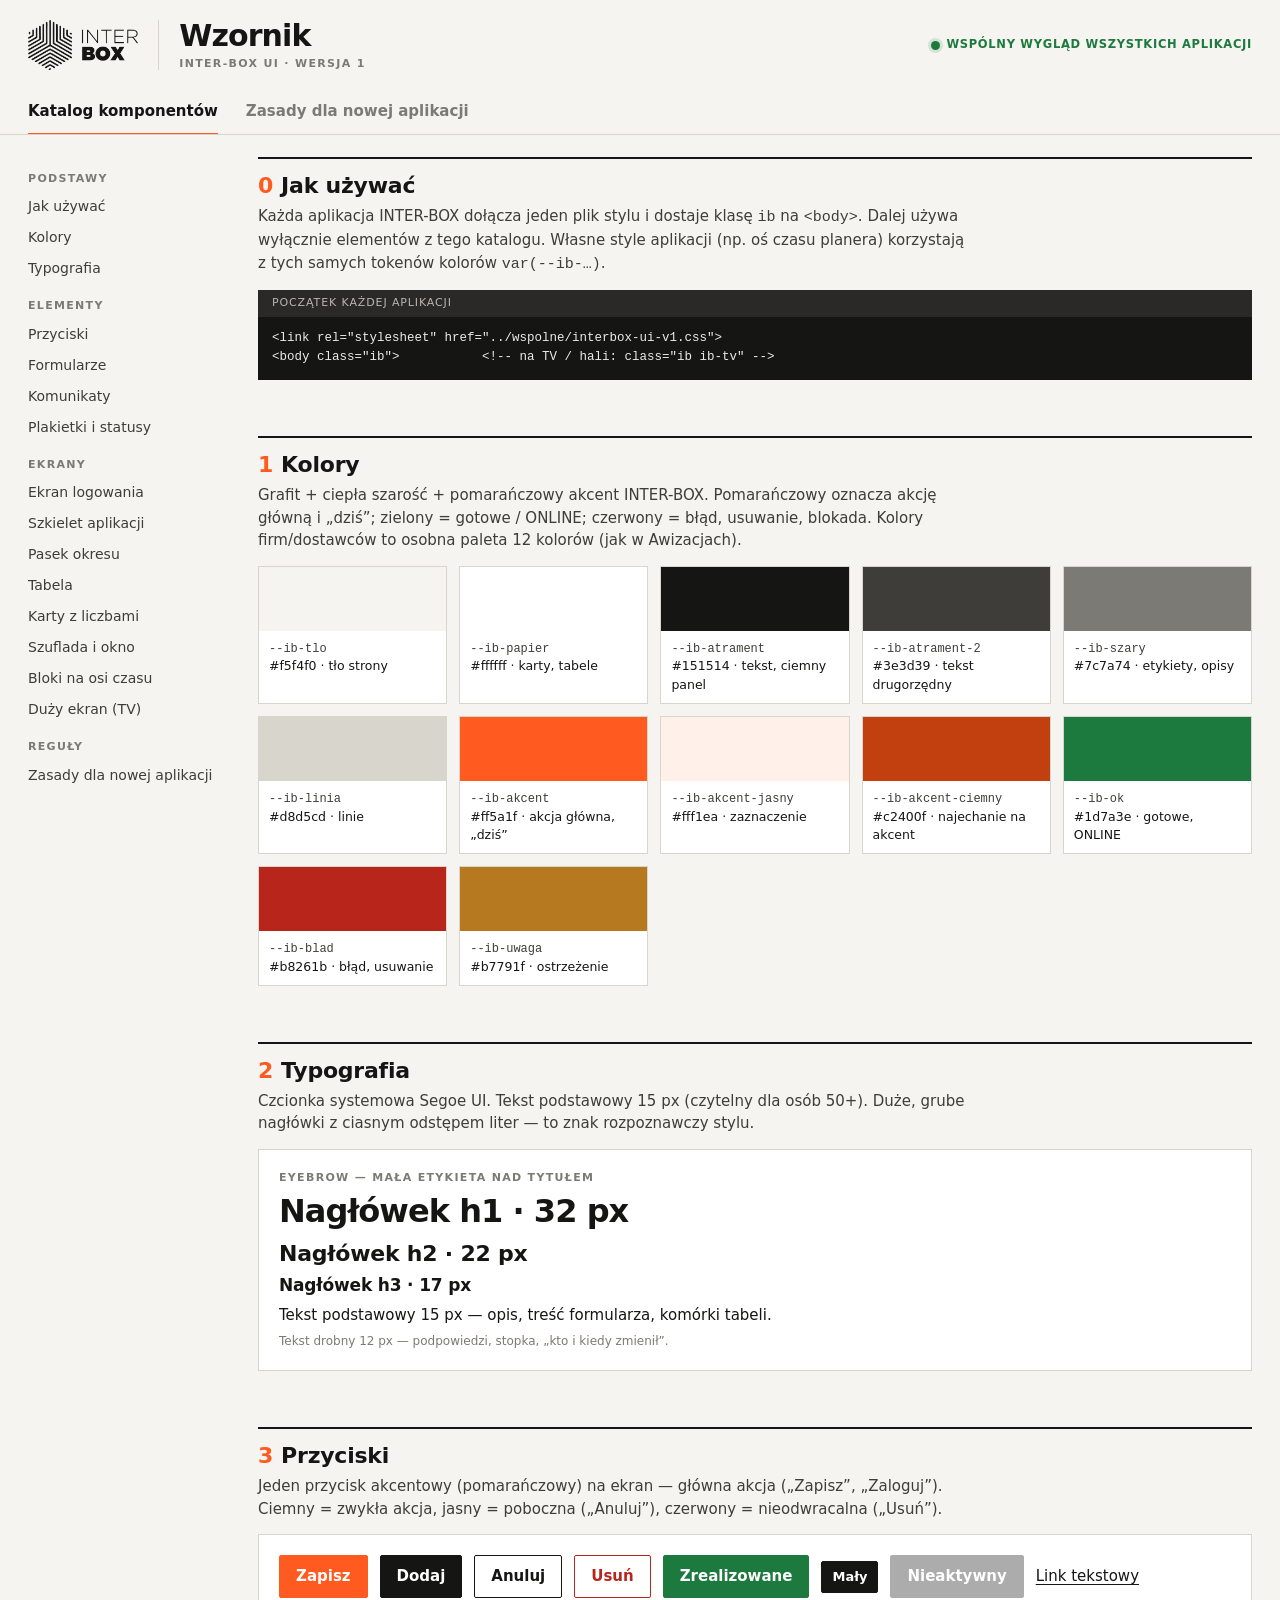
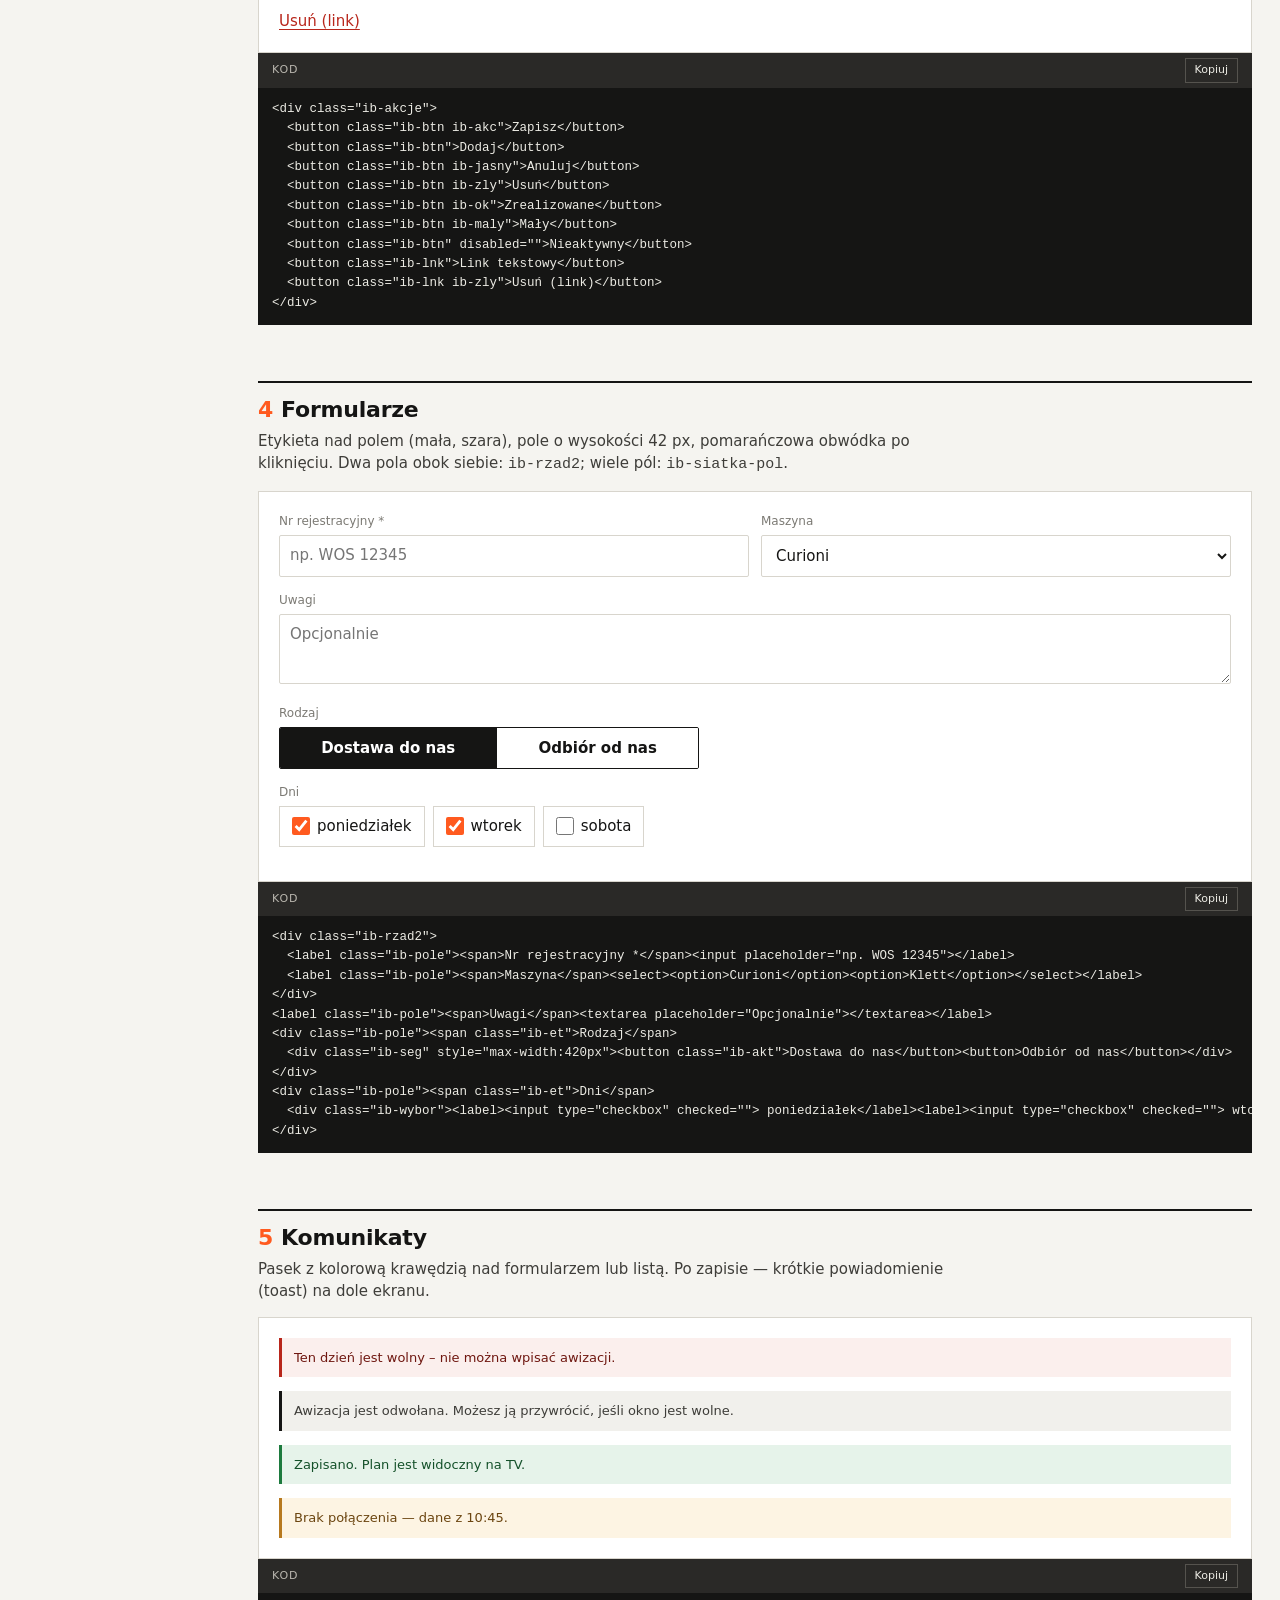
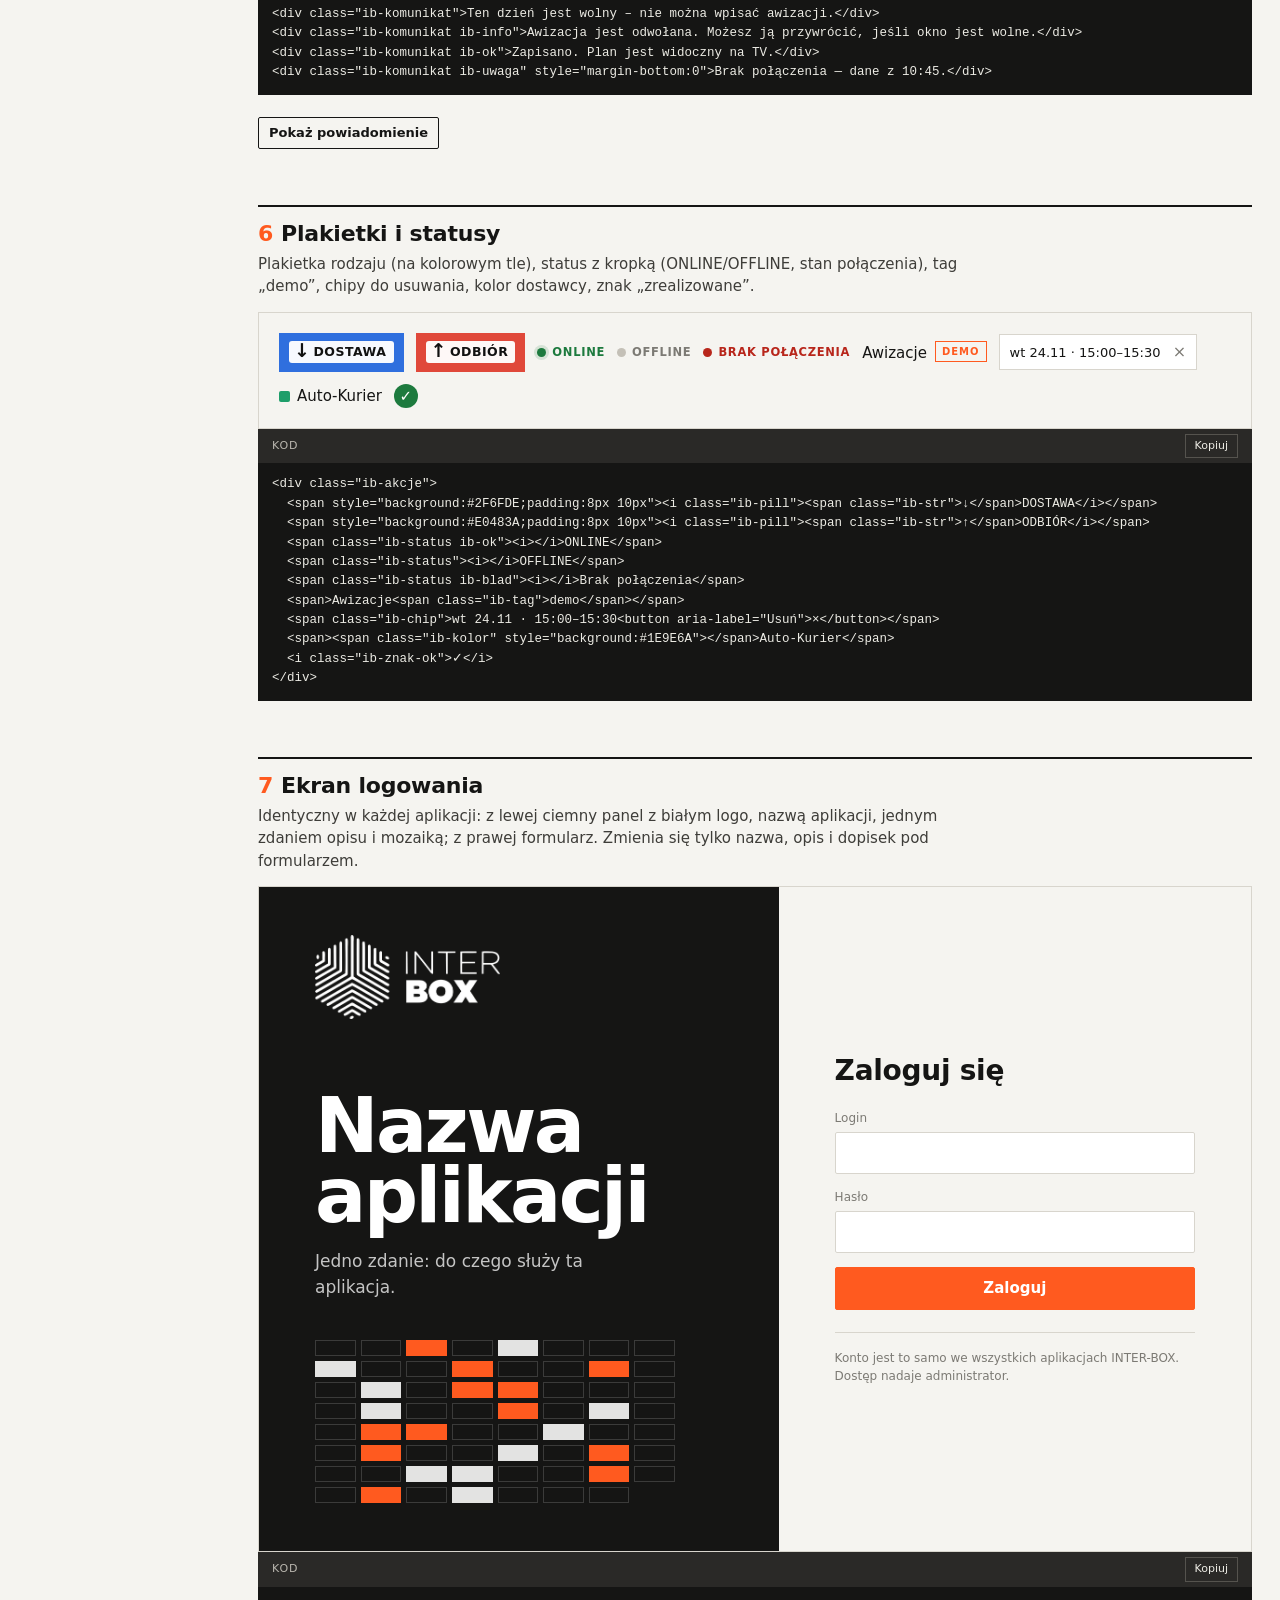
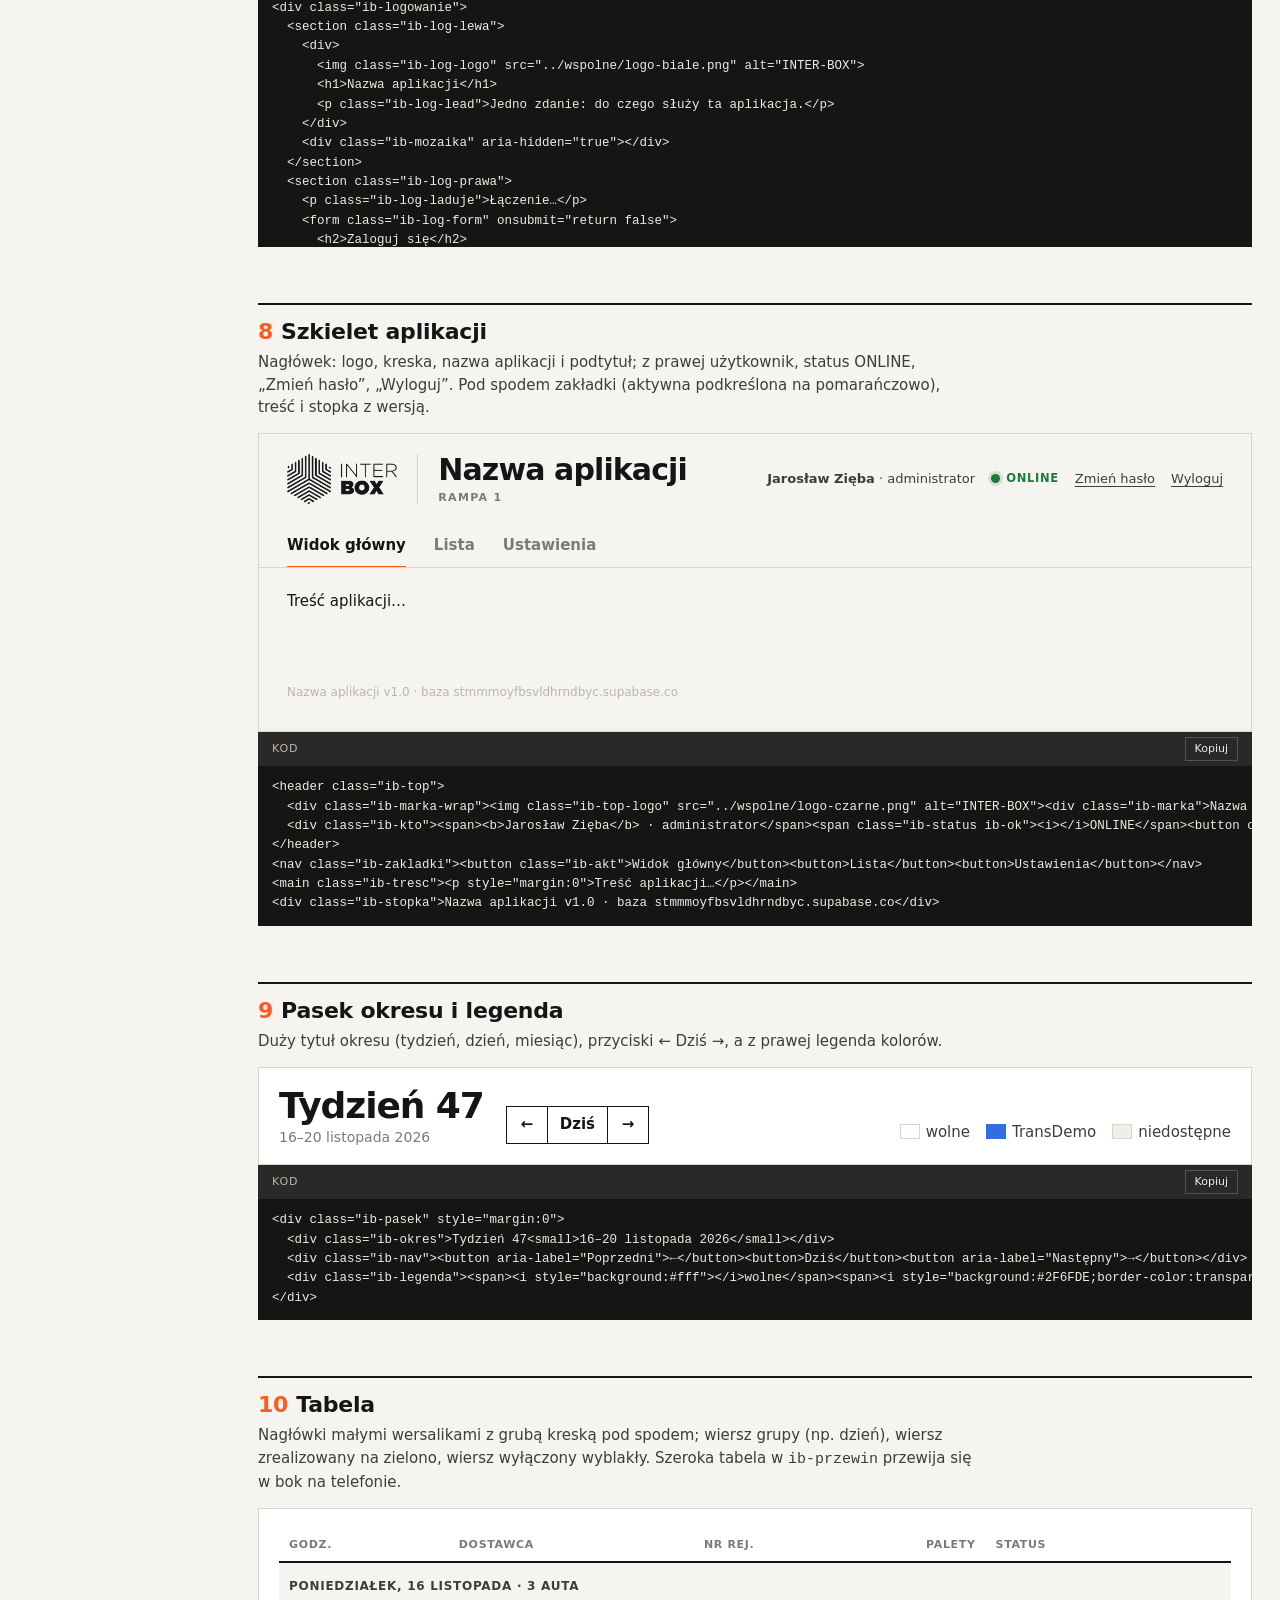
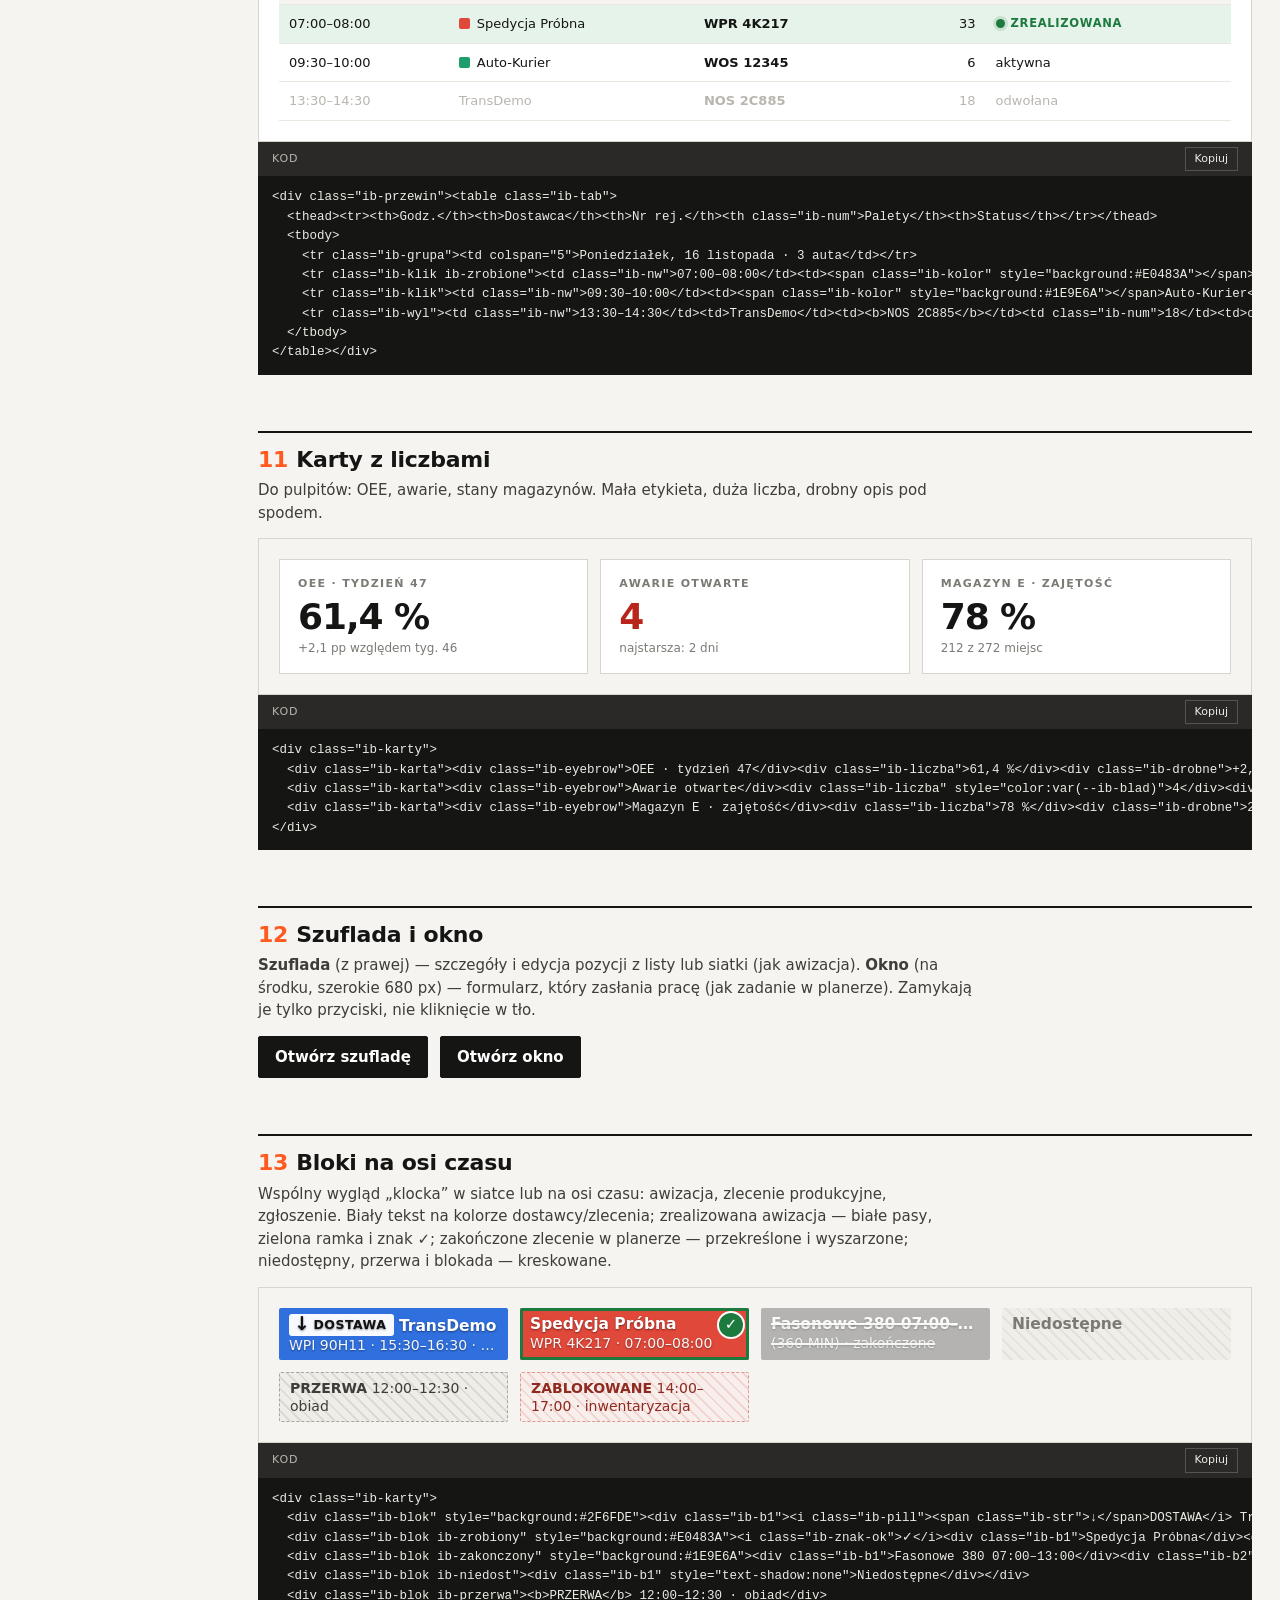
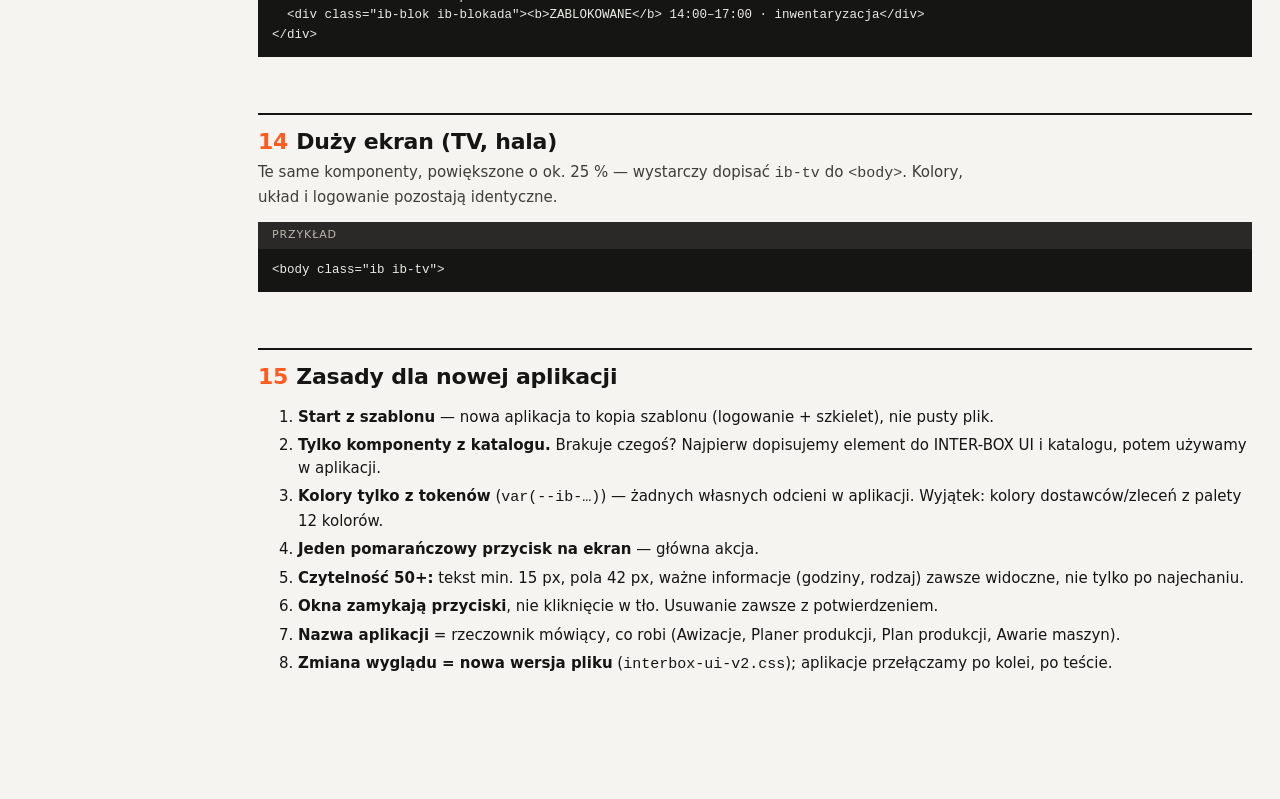
<file: katalog/index.html>
<!doctype html>
<html lang="pl">
<head>
<meta charset="utf-8">
<meta name="viewport" content="width=device-width,initial-scale=1">
<title>Wzornik INTER-BOX UI</title>
<link rel="stylesheet" href="../wspolne/interbox-ui-v1.css">
<style>
/* tylko dla katalogu (nie należy do INTER-BOX UI) */
.kat{display:grid;grid-template-columns:230px minmax(0,1fr);gap:0;align-items:start}
.kat-menu{position:sticky;top:0;max-height:100vh;overflow:auto;padding:22px 0 40px var(--ib-margines);font-size:14px}
.kat-menu a{display:block;padding:5px 0;color:var(--ib-atrament-2);text-decoration:none}
.kat-menu a:hover{color:var(--ib-akcent)}
.kat-menu .ib-eyebrow{margin:14px 0 4px}
.kat-tresc{padding:22px var(--ib-margines) 80px;min-width:0}
.kat-sek{margin:0 0 56px;scroll-margin-top:16px}
.kat-sek>h2{padding-top:14px;border-top:2px solid var(--ib-atrament);margin-bottom:6px}
.kat-sek>h2 .nr{color:var(--ib-akcent);margin-right:8px}
.kat-opis{color:var(--ib-atrament-2);max-width:75ch;margin:4px 0 14px}
.przyklad{background:var(--ib-papier);border:1px solid var(--ib-linia);padding:20px;position:relative}
.przyklad.szare{background:var(--ib-tlo)}
.kod{margin:0 0 22px;background:var(--ib-atrament);color:#ecebe4;font:12.5px/1.55 var(--ib-mono);padding:12px 14px;overflow:auto;max-height:260px;white-space:pre}
.kod-pasek{display:flex;justify-content:space-between;align-items:center;background:#2a2927;color:#b9b6ae;font-size:11px;letter-spacing:.08em;text-transform:uppercase;padding:5px 14px}
.kod-pasek button{background:none;border:1px solid #55534e;color:#ecebe4;font-size:11px;padding:3px 9px;cursor:pointer}
.probki{display:grid;grid-template-columns:repeat(auto-fill,minmax(180px,1fr));gap:12px}
.probka{border:1px solid var(--ib-linia);background:#fff}
.probka div{height:64px}
.probka p{margin:0;padding:8px 10px;font-size:12.5px}
.probka code{font:12px var(--ib-mono);color:var(--ib-atrament-2)}
.ramka-ekranu{border:1px solid var(--ib-linia);overflow:hidden;background:var(--ib-tlo)}
.ramka-ekranu .ib-logowanie{min-height:560px}
.zasady li{margin:6px 0}
@media (max-width:900px){.kat{grid-template-columns:1fr}.kat-menu{display:none}}
</style>
</head>
<body class="ib">

<header class="ib-top">
  <div class="ib-marka-wrap">
    <img class="ib-top-logo" src="../wspolne/logo-czarne.png" alt="INTER-BOX">
    <div class="ib-marka">Wzornik<small>INTER-BOX UI · wersja 1</small></div>
  </div>
  <div class="ib-kto"><span class="ib-status ib-ok"><i></i>Wspólny wygląd wszystkich aplikacji</span></div>
</header>
<nav class="ib-zakladki"><a class="ib-akt" href="#start">Katalog komponentów</a><a href="#zasady">Zasady dla nowej aplikacji</a></nav>

<div class="kat">
<nav class="kat-menu">
  <div class="ib-eyebrow">Podstawy</div>
  <a href="#start">Jak używać</a><a href="#kolory">Kolory</a><a href="#typo">Typografia</a>
  <div class="ib-eyebrow">Elementy</div>
  <a href="#przyciski">Przyciski</a><a href="#formularze">Formularze</a><a href="#komunikaty">Komunikaty</a><a href="#plakietki">Plakietki i statusy</a>
  <div class="ib-eyebrow">Ekrany</div>
  <a href="#logowanie">Ekran logowania</a><a href="#szkielet">Szkielet aplikacji</a><a href="#pasek">Pasek okresu</a><a href="#tabela">Tabela</a><a href="#karty">Karty z liczbami</a><a href="#okna">Szuflada i okno</a><a href="#bloki">Bloki na osi czasu</a><a href="#tv">Duży ekran (TV)</a>
  <div class="ib-eyebrow">Reguły</div>
  <a href="#zasady">Zasady dla nowej aplikacji</a>
</nav>

<main class="kat-tresc">

<section class="kat-sek" id="start">
  <h2><span class="nr">0</span>Jak używać</h2>
  <p class="kat-opis">Każda aplikacja INTER-BOX dołącza jeden plik stylu i dostaje klasę <code>ib</code> na <code>&lt;body&gt;</code>. Dalej używa wyłącznie elementów z tego katalogu. Własne style aplikacji (np. oś czasu planera) korzystają z tych samych tokenów kolorów <code>var(--ib-…)</code>.</p>
  <div class="kod-pasek"><span>początek każdej aplikacji</span></div>
  <pre class="kod">&lt;link rel="stylesheet" href="../wspolne/interbox-ui-v1.css"&gt;
&lt;body class="ib"&gt;           &lt;!-- na TV / hali: class="ib ib-tv" --&gt;</pre>
</section>

<section class="kat-sek" id="kolory">
  <h2><span class="nr">1</span>Kolory</h2>
  <p class="kat-opis">Grafit + ciepła szarość + pomarańczowy akcent INTER-BOX. Pomarańczowy oznacza akcję główną i „dziś”; zielony = gotowe / ONLINE; czerwony = błąd, usuwanie, blokada. Kolory firm/dostawców to osobna paleta 12 kolorów (jak w Awizacjach).</p>
  <div class="probki" id="probki"></div>
</section>

<section class="kat-sek" id="typo">
  <h2><span class="nr">2</span>Typografia</h2>
  <p class="kat-opis">Czcionka systemowa Segoe UI. Tekst podstawowy 15 px (czytelny dla osób 50+). Duże, grube nagłówki z ciasnym odstępem liter — to znak rozpoznawczy stylu.</p>
  <div class="przyklad">
    <div class="ib-eyebrow">Eyebrow — mała etykieta nad tytułem</div>
    <h1 style="margin:6px 0 10px">Nagłówek h1 · 32 px</h1>
    <h2 style="margin-bottom:8px">Nagłówek h2 · 22 px</h2>
    <h3 style="margin-bottom:8px">Nagłówek h3 · 17 px</h3>
    <p style="margin:0 0 6px">Tekst podstawowy 15 px — opis, treść formularza, komórki tabeli.</p>
    <p class="ib-drobne" style="margin:0">Tekst drobny 12 px — podpowiedzi, stopka, „kto i kiedy zmienił”.</p>
  </div>
</section>

<section class="kat-sek" id="przyciski">
  <h2><span class="nr">3</span>Przyciski</h2>
  <p class="kat-opis">Jeden przycisk akcentowy (pomarańczowy) na ekran — główna akcja („Zapisz”, „Zaloguj”). Ciemny = zwykła akcja, jasny = poboczna („Anuluj”), czerwony = nieodwracalna („Usuń”).</p>
  <div class="przyklad" data-kod>
    <div class="ib-akcje">
      <button class="ib-btn ib-akc">Zapisz</button>
      <button class="ib-btn">Dodaj</button>
      <button class="ib-btn ib-jasny">Anuluj</button>
      <button class="ib-btn ib-zly">Usuń</button>
      <button class="ib-btn ib-ok">Zrealizowane</button>
      <button class="ib-btn ib-maly">Mały</button>
      <button class="ib-btn" disabled>Nieaktywny</button>
      <button class="ib-lnk">Link tekstowy</button>
      <button class="ib-lnk ib-zly">Usuń (link)</button>
    </div>
  </div>
</section>

<section class="kat-sek" id="formularze">
  <h2><span class="nr">4</span>Formularze</h2>
  <p class="kat-opis">Etykieta nad polem (mała, szara), pole o wysokości 42 px, pomarańczowa obwódka po kliknięciu. Dwa pola obok siebie: <code>ib-rzad2</code>; wiele pól: <code>ib-siatka-pol</code>.</p>
  <div class="przyklad" data-kod>
    <div class="ib-rzad2">
      <label class="ib-pole"><span>Nr rejestracyjny *</span><input placeholder="np. WOS 12345"></label>
      <label class="ib-pole"><span>Maszyna</span><select><option>Curioni</option><option>Klett</option></select></label>
    </div>
    <label class="ib-pole"><span>Uwagi</span><textarea placeholder="Opcjonalnie"></textarea></label>
    <div class="ib-pole"><span class="ib-et">Rodzaj</span>
      <div class="ib-seg" style="max-width:420px"><button class="ib-akt">Dostawa do nas</button><button>Odbiór od nas</button></div>
    </div>
    <div class="ib-pole"><span class="ib-et">Dni</span>
      <div class="ib-wybor"><label><input type="checkbox" checked> poniedziałek</label><label><input type="checkbox" checked> wtorek</label><label><input type="checkbox"> sobota</label></div>
    </div>
  </div>
</section>

<section class="kat-sek" id="komunikaty">
  <h2><span class="nr">5</span>Komunikaty</h2>
  <p class="kat-opis">Pasek z kolorową krawędzią nad formularzem lub listą. Po zapisie — krótkie powiadomienie (toast) na dole ekranu.</p>
  <div class="przyklad" data-kod>
    <div class="ib-komunikat">Ten dzień jest wolny – nie można wpisać awizacji.</div>
    <div class="ib-komunikat ib-info">Awizacja jest odwołana. Możesz ją przywrócić, jeśli okno jest wolne.</div>
    <div class="ib-komunikat ib-ok">Zapisano. Plan jest widoczny na TV.</div>
    <div class="ib-komunikat ib-uwaga" style="margin-bottom:0">Brak połączenia — dane z 10:45.</div>
  </div>
  <p><button class="ib-btn ib-jasny ib-maly" id="pokazToast">Pokaż powiadomienie</button></p>
</section>

<section class="kat-sek" id="plakietki">
  <h2><span class="nr">6</span>Plakietki i statusy</h2>
  <p class="kat-opis">Plakietka rodzaju (na kolorowym tle), status z kropką (ONLINE/OFFLINE, stan połączenia), tag „demo”, chipy do usuwania, kolor dostawcy, znak „zrealizowane”.</p>
  <div class="przyklad szare" data-kod>
    <div class="ib-akcje">
      <span style="background:#2F6FDE;padding:8px 10px"><i class="ib-pill"><span class="ib-str">↓</span>DOSTAWA</i></span>
      <span style="background:#E0483A;padding:8px 10px"><i class="ib-pill"><span class="ib-str">↑</span>ODBIÓR</i></span>
      <span class="ib-status ib-ok"><i></i>ONLINE</span>
      <span class="ib-status"><i></i>OFFLINE</span>
      <span class="ib-status ib-blad"><i></i>Brak połączenia</span>
      <span>Awizacje<span class="ib-tag">demo</span></span>
      <span class="ib-chip">wt 24.11 · 15:00–15:30<button aria-label="Usuń">×</button></span>
      <span><span class="ib-kolor" style="background:#1E9E6A"></span>Auto-Kurier</span>
      <i class="ib-znak-ok">✓</i>
    </div>
  </div>
</section>

<section class="kat-sek" id="logowanie">
  <h2><span class="nr">7</span>Ekran logowania</h2>
  <p class="kat-opis">Identyczny w każdej aplikacji: z lewej ciemny panel z białym logo, nazwą aplikacji, jednym zdaniem opisu i mozaiką; z prawej formularz. Zmienia się tylko nazwa, opis i dopisek pod formularzem.</p>
  <div class="ramka-ekranu" data-kod>
    <div class="ib-logowanie">
      <section class="ib-log-lewa">
        <div>
          <img class="ib-log-logo" src="../wspolne/logo-biale.png" alt="INTER-BOX">
          <h1>Nazwa aplikacji</h1>
          <p class="ib-log-lead">Jedno zdanie: do czego służy ta aplikacja.</p>
        </div>
        <div class="ib-mozaika" aria-hidden="true"></div>
      </section>
      <section class="ib-log-prawa">
        <p class="ib-log-laduje">Łączenie…</p>
        <form class="ib-log-form" onsubmit="return false">
          <h2>Zaloguj się</h2>
          <label class="ib-pole"><span>Login</span><input autocomplete="off"></label>
          <label class="ib-pole"><span>Hasło</span><input type="password" autocomplete="off"></label>
          <button class="ib-btn ib-akc ib-pelny">Zaloguj</button>
          <p class="ib-log-dopisek">Konto jest to samo we wszystkich aplikacjach INTER-BOX. Dostęp nadaje administrator.</p>
        </form>
      </section>
    </div>
  </div>
</section>

<section class="kat-sek" id="szkielet">
  <h2><span class="nr">8</span>Szkielet aplikacji</h2>
  <p class="kat-opis">Nagłówek: logo, kreska, nazwa aplikacji i podtytuł; z prawej użytkownik, status ONLINE, „Zmień hasło”, „Wyloguj”. Pod spodem zakładki (aktywna podkreślona na pomarańczowo), treść i stopka z wersją.</p>
  <div class="ramka-ekranu" data-kod>
    <header class="ib-top">
      <div class="ib-marka-wrap"><img class="ib-top-logo" src="../wspolne/logo-czarne.png" alt="INTER-BOX"><div class="ib-marka">Nazwa aplikacji<small>Rampa 1</small></div></div>
      <div class="ib-kto"><span><b>Jarosław Zięba</b> · administrator</span><span class="ib-status ib-ok"><i></i>ONLINE</span><button class="ib-lnk">Zmień hasło</button><button class="ib-lnk">Wyloguj</button></div>
    </header>
    <nav class="ib-zakladki"><button class="ib-akt">Widok główny</button><button>Lista</button><button>Ustawienia</button></nav>
    <main class="ib-tresc"><p style="margin:0">Treść aplikacji…</p></main>
    <div class="ib-stopka">Nazwa aplikacji v1.0 · baza stmmmoyfbsvldhrndbyc.supabase.co</div>
  </div>
</section>

<section class="kat-sek" id="pasek">
  <h2><span class="nr">9</span>Pasek okresu i legenda</h2>
  <p class="kat-opis">Duży tytuł okresu (tydzień, dzień, miesiąc), przyciski ← Dziś →, a z prawej legenda kolorów.</p>
  <div class="przyklad" data-kod>
    <div class="ib-pasek" style="margin:0">
      <div class="ib-okres">Tydzień 47<small>16–20 listopada 2026</small></div>
      <div class="ib-nav"><button aria-label="Poprzedni">←</button><button>Dziś</button><button aria-label="Następny">→</button></div>
      <div class="ib-legenda"><span><i style="background:#fff"></i>wolne</span><span><i style="background:#2F6FDE;border-color:transparent"></i>TransDemo</span><span><i style="background:#f0eee9"></i>niedostępne</span></div>
    </div>
  </div>
</section>

<section class="kat-sek" id="tabela">
  <h2><span class="nr">10</span>Tabela</h2>
  <p class="kat-opis">Nagłówki małymi wersalikami z grubą kreską pod spodem; wiersz grupy (np. dzień), wiersz zrealizowany na zielono, wiersz wyłączony wyblakły. Szeroka tabela w <code>ib-przewin</code> przewija się w bok na telefonie.</p>
  <div class="przyklad" data-kod>
    <div class="ib-przewin"><table class="ib-tab">
      <thead><tr><th>Godz.</th><th>Dostawca</th><th>Nr rej.</th><th class="ib-num">Palety</th><th>Status</th></tr></thead>
      <tbody>
        <tr class="ib-grupa"><td colspan="5">Poniedziałek, 16 listopada · 3 auta</td></tr>
        <tr class="ib-klik ib-zrobione"><td class="ib-nw">07:00–08:00</td><td><span class="ib-kolor" style="background:#E0483A"></span>Spedycja Próbna</td><td><b>WPR 4K217</b></td><td class="ib-num">33</td><td><span class="ib-status ib-ok"><i></i>zrealizowana</span></td></tr>
        <tr class="ib-klik"><td class="ib-nw">09:30–10:00</td><td><span class="ib-kolor" style="background:#1E9E6A"></span>Auto-Kurier</td><td><b>WOS 12345</b></td><td class="ib-num">6</td><td>aktywna</td></tr>
        <tr class="ib-wyl"><td class="ib-nw">13:30–14:30</td><td>TransDemo</td><td><b>NOS 2C885</b></td><td class="ib-num">18</td><td>odwołana</td></tr>
      </tbody>
    </table></div>
  </div>
</section>

<section class="kat-sek" id="karty">
  <h2><span class="nr">11</span>Karty z liczbami</h2>
  <p class="kat-opis">Do pulpitów: OEE, awarie, stany magazynów. Mała etykieta, duża liczba, drobny opis pod spodem.</p>
  <div class="przyklad szare" data-kod>
    <div class="ib-karty">
      <div class="ib-karta"><div class="ib-eyebrow">OEE · tydzień 47</div><div class="ib-liczba">61,4 %</div><div class="ib-drobne">+2,1 pp względem tyg. 46</div></div>
      <div class="ib-karta"><div class="ib-eyebrow">Awarie otwarte</div><div class="ib-liczba" style="color:var(--ib-blad)">4</div><div class="ib-drobne">najstarsza: 2 dni</div></div>
      <div class="ib-karta"><div class="ib-eyebrow">Magazyn E · zajętość</div><div class="ib-liczba">78 %</div><div class="ib-drobne">212 z 272 miejsc</div></div>
    </div>
  </div>
</section>

<section class="kat-sek" id="okna">
  <h2><span class="nr">12</span>Szuflada i okno</h2>
  <p class="kat-opis"><b>Szuflada</b> (z prawej) — szczegóły i edycja pozycji z listy lub siatki (jak awizacja). <b>Okno</b> (na środku, szerokie 680 px) — formularz, który zasłania pracę (jak zadanie w planerze). Zamykają je tylko przyciski, nie kliknięcie w tło.</p>
  <div class="ib-akcje"><button class="ib-btn" id="otwSzuf">Otwórz szufladę</button><button class="ib-btn" id="otwOkno">Otwórz okno</button></div>
  <div class="ib-zaslona" id="zaslona"></div>
  <aside class="ib-szuflada" id="szuflada">
    <div class="ib-sz-nag"><div class="ib-eyebrow">Awizacja · Rampa 1</div><div class="ib-sz-tytul ib-liczby">07:00–08:00</div><div class="ib-sz-pod">poniedziałek, 16 listopada 2026</div><button class="ib-zamknij" data-zamknij aria-label="Zamknij">×</button></div>
    <div class="ib-sz-tresc"><label class="ib-pole"><span>Nr rejestracyjny</span><input value="WPR 4K217"></label><div class="ib-meta">Utworzono: 16.11.2026 10:12 · biuro</div></div>
    <div class="ib-sz-stopka"><button class="ib-btn ib-akc">Zapisz zmiany</button><button class="ib-btn ib-zly">Odwołaj</button><button class="ib-btn ib-jasny" data-zamknij>Zamknij</button></div>
  </aside>
  <div class="ib-okno" id="okno">
    <div class="ib-sz-nag"><div class="ib-eyebrow">Planer produkcji</div><div class="ib-sz-tytul">Nowe zadanie</div></div>
    <div class="ib-sz-tresc"><div class="ib-rzad2"><label class="ib-pole"><span>Nazwa</span><input></label><label class="ib-pole"><span>Numer zlecenia</span><input></label></div></div>
    <div class="ib-sz-stopka"><button class="ib-btn ib-akc" data-zamknij>Zapisz</button><button class="ib-btn ib-jasny" data-zamknij>Anuluj</button></div>
  </div>
</section>

<section class="kat-sek" id="bloki">
  <h2><span class="nr">13</span>Bloki na osi czasu</h2>
  <p class="kat-opis">Wspólny wygląd „klocka” w siatce lub na osi czasu: awizacja, zlecenie produkcyjne, zgłoszenie. Biały tekst na kolorze dostawcy/zlecenia; zrealizowana awizacja — białe pasy, zielona ramka i znak ✓; zakończone zlecenie w planerze — przekreślone i wyszarzone; niedostępny, przerwa i blokada — kreskowane.</p>
  <div class="przyklad szare" data-kod>
    <div class="ib-karty">
      <div class="ib-blok" style="background:#2F6FDE"><div class="ib-b1"><i class="ib-pill"><span class="ib-str">↓</span>DOSTAWA</i> TransDemo</div><div class="ib-b2">WPI 90H11 · 15:30–16:30 · 33 pal.</div></div>
      <div class="ib-blok ib-zrobiony" style="background:#E0483A"><i class="ib-znak-ok">✓</i><div class="ib-b1">Spedycja Próbna</div><div class="ib-b2">WPR 4K217 · 07:00–08:00</div></div>
      <div class="ib-blok ib-zakonczony" style="background:#1E9E6A"><div class="ib-b1">Fasonowe 380 07:00–13:00</div><div class="ib-b2">(360 MIN) · zakończone</div></div>
      <div class="ib-blok ib-niedost"><div class="ib-b1" style="text-shadow:none">Niedostępne</div></div>
      <div class="ib-blok ib-przerwa"><b>PRZERWA</b> 12:00–12:30 · obiad</div>
      <div class="ib-blok ib-blokada"><b>ZABLOKOWANE</b> 14:00–17:00 · inwentaryzacja</div>
    </div>
  </div>
</section>

<section class="kat-sek" id="tv">
  <h2><span class="nr">14</span>Duży ekran (TV, hala)</h2>
  <p class="kat-opis">Te same komponenty, powiększone o ok. 25 % — wystarczy dopisać <code>ib-tv</code> do <code>&lt;body&gt;</code>. Kolory, układ i logowanie pozostają identyczne.</p>
  <div class="kod-pasek"><span>przykład</span></div>
  <pre class="kod">&lt;body class="ib ib-tv"&gt;</pre>
</section>

<section class="kat-sek" id="zasady">
  <h2><span class="nr">15</span>Zasady dla nowej aplikacji</h2>
  <ol class="zasady">
    <li><b>Start z szablonu</b> — nowa aplikacja to kopia szablonu (logowanie + szkielet), nie pusty plik.</li>
    <li><b>Tylko komponenty z katalogu.</b> Brakuje czegoś? Najpierw dopisujemy element do INTER-BOX UI i katalogu, potem używamy w aplikacji.</li>
    <li><b>Kolory tylko z tokenów</b> (<code>var(--ib-…)</code>) — żadnych własnych odcieni w aplikacji. Wyjątek: kolory dostawców/zleceń z palety 12 kolorów.</li>
    <li><b>Jeden pomarańczowy przycisk na ekran</b> — główna akcja.</li>
    <li><b>Czytelność 50+:</b> tekst min. 15 px, pola 42 px, ważne informacje (godziny, rodzaj) zawsze widoczne, nie tylko po najechaniu.</li>
    <li><b>Okna zamykają przyciski</b>, nie kliknięcie w tło. Usuwanie zawsze z potwierdzeniem.</li>
    <li><b>Nazwa aplikacji</b> = rzeczownik mówiący, co robi (Awizacje, Planer produkcji, Plan produkcji, Awarie maszyn).</li>
    <li><b>Zmiana wyglądu = nowa wersja pliku</b> (<code>interbox-ui-v2.css</code>); aplikacje przełączamy po kolei, po teście.</li>
  </ol>
</section>

</main>
</div>
<div class="ib-toast" id="toast" hidden>Zapisano: pon 16.11, 07:00–08:00 · WPR 4K217</div>

<script>
// próbki kolorów z tokenów
const KOLORY = [
  ['--ib-tlo','tło strony'],['--ib-papier','karty, tabele'],['--ib-atrament','tekst, ciemny panel'],['--ib-atrament-2','tekst drugorzędny'],
  ['--ib-szary','etykiety, opisy'],['--ib-linia','linie'],['--ib-akcent','akcja główna, „dziś”'],['--ib-akcent-jasny','zaznaczenie'],
  ['--ib-akcent-ciemny','najechanie na akcent'],['--ib-ok','gotowe, ONLINE'],['--ib-blad','błąd, usuwanie'],['--ib-uwaga','ostrzeżenie']
];
const cs = getComputedStyle(document.documentElement);
document.getElementById('probki').innerHTML = KOLORY.map(([t, o]) =>
  `<div class="probka"><div style="background:var(${t})"></div><p><code>${t}</code><br>${cs.getPropertyValue(t).trim()} · ${o}</p></div>`).join('');

// mozaika jak w Awizacjach
const WZ = '..o.x...x..o..o..x.oo....x..o.x..oo..x...o..x.o...xx..o..o.x...';
document.querySelectorAll('.ib-mozaika').forEach(m => m.innerHTML = [...WZ].map(c => `<i class="${c === 'o' ? 'o' : c === 'x' ? 'x' : ''}"></i>`).join(''));

// pod każdym przykładem: jego kod (do skopiowania)
function wcieciaPoprawne(t) {
  const linie = t.replace(/^\n+|\s+$/g, '').split('\n');
  const min = Math.min(...linie.filter(l => l.trim()).map(l => l.match(/^ */)[0].length));
  return linie.map(l => l.slice(min)).join('\n');
}
document.querySelectorAll('[data-kod]').forEach(p => {
  const kopia = p.cloneNode(true);
  kopia.querySelectorAll('.ib-mozaika').forEach(m => m.innerHTML = '');
  const kod = wcieciaPoprawne(kopia.innerHTML.replace(/ data-kod=""/g, ''));
  const pasek = document.createElement('div');
  pasek.className = 'kod-pasek';
  pasek.innerHTML = '<span>kod</span><button type="button">Kopiuj</button>';
  const pre = document.createElement('pre');
  pre.className = 'kod'; pre.textContent = kod;
  pasek.querySelector('button').onclick = async (e) => { try { await navigator.clipboard.writeText(kod); e.target.textContent = 'Skopiowano'; } catch (_) { e.target.textContent = 'Zaznacz i Ctrl+C'; } };
  p.after(pasek, pre);
});

// szuflada, okno, toast
const zas = document.getElementById('zaslona'), sz = document.getElementById('szuflada'), ok = document.getElementById('okno');
const zamknij = () => [zas, sz, ok].forEach(e => e.classList.remove('ib-otw'));
document.getElementById('otwSzuf').onclick = () => { zas.classList.add('ib-otw'); sz.classList.add('ib-otw'); };
document.getElementById('otwOkno').onclick = () => { zas.classList.add('ib-otw'); ok.classList.add('ib-otw'); };
document.querySelectorAll('[data-zamknij]').forEach(b => b.onclick = zamknij);
document.getElementById('pokazToast').onclick = () => { const t = document.getElementById('toast'); t.hidden = false; setTimeout(() => t.hidden = true, 2500); };
</script>
</body>
</html>
</file>
<file: wspolne/interbox-ui-v1.css>
/* =====================================================================
   INTER-BOX UI · v1                                    (19.11.2026)
   Wspólny wygląd wszystkich aplikacji INTER-BOX: logowanie, nagłówek,
   zakładki, przyciski, formularze, tabele, okna, komunikaty, bloki.

   Zasady:
   • wszystko ma przedrostek ib- / --ib- (nie gryzie się ze stylami apki),
   • kolory i rozmiary TYLKO z tokenów poniżej (nie wpisujemy #hex w apce),
   • zmiana wyglądu = nowa wersja pliku (interbox-ui-v2.css), nie edycja v1.
   Wzór: Awizacje v1.13. Katalog komponentów: katalog/index.html
   ===================================================================== */

/* ---------- 1. Tokeny ---------- */
:root{
  /* tło i powierzchnie */
  --ib-tlo:#f5f4f0;          /* tło strony (ciepła szarość) */
  --ib-papier:#ffffff;       /* karty, tabele, formularze */
  --ib-tlo-2:#f1f0ec;        /* wyróżnione tło (wiersz dnia, info) */
  --ib-tlo-3:#faf9f6;        /* najechanie na wiersz */
  /* tekst */
  --ib-atrament:#151514;     /* tekst główny, ciemny panel, obramowania akcji */
  --ib-atrament-2:#3e3d39;   /* tekst drugorzędny */
  --ib-szary:#7c7a74;        /* opisy, etykiety */
  --ib-blady:#b9b6ae;        /* nieaktywne, stopka */
  /* linie */
  --ib-linia:#d8d5cd;
  --ib-linia-2:#ebe8e2;
  /* akcent INTER-BOX */
  --ib-akcent:#ff5a1f;
  --ib-akcent-jasny:#fff1ea;
  --ib-akcent-ciemny:#c2400f;
  /* znaczenie */
  --ib-ok:#1d7a3e;   --ib-ok-jasny:#e6f3ea;   --ib-ok-tekst:#14512a;
  --ib-blad:#b8261b; --ib-blad-jasny:#fbefed; --ib-blad-tekst:#6f1710;
  --ib-uwaga:#b7791f; --ib-uwaga-jasny:#fdf4e3; --ib-uwaga-tekst:#6b4510;
  /* typografia — baza 15 px (czytelność dla osób 50+) */
  --ib-font:"Segoe UI",system-ui,-apple-system,"Helvetica Neue",Roboto,Arial,sans-serif;
  --ib-mono:Consolas,"Cascadia Mono","Courier New",monospace;
  --ib-t-xs:12px; --ib-t-s:13px; --ib-t-m:15px; --ib-t-l:17px;
  --ib-t-h3:17px; --ib-t-h2:22px; --ib-t-h1:32px; --ib-t-wielki:76px;
  /* odstępy */
  --ib-o1:4px; --ib-o2:8px; --ib-o3:12px; --ib-o4:16px; --ib-o5:24px; --ib-o6:32px; --ib-o7:48px;
  /* reszta */
  --ib-promien:2px;
  --ib-wys-pola:42px;
  --ib-margines:28px;        /* boczny margines strony */
  --ib-cien:0 6px 24px rgba(21,21,20,.16);
}

/* ---------- 2. Podstawa ---------- */
/* :where() = zerowa „siła” reguły — komponenty (.ib-btn, .ib-log-lewa h1…) zawsze wygrywają */
:where(.ib), :where(.ib) *{box-sizing:border-box}
body.ib{margin:0;background:var(--ib-tlo);color:var(--ib-atrament);font:var(--ib-t-m)/1.5 var(--ib-font);-webkit-font-smoothing:antialiased}
:where(.ib) :where(button,input,select,textarea){font:inherit;color:inherit}
:where(.ib) button{cursor:pointer}
:where(.ib) :where(h1,h2,h3){margin:0;letter-spacing:-.01em;line-height:1.2}
:where(.ib) h1{font-size:var(--ib-t-h1);font-weight:800;letter-spacing:-.03em}
:where(.ib) h2{font-size:var(--ib-t-h2);font-weight:700}
:where(.ib) h3{font-size:var(--ib-t-h3);font-weight:700}
.ib-eyebrow{font-size:11px;letter-spacing:.12em;text-transform:uppercase;color:var(--ib-szary);font-weight:600}
.ib-drobne{font-size:var(--ib-t-xs);color:var(--ib-szary)}
.ib-liczby{font-variant-numeric:tabular-nums}
.ib-pusto{padding:40px 0;color:var(--ib-szary);text-align:center}

/* ---------- 3. Przyciski i linki ---------- */
.ib-btn{display:inline-flex;align-items:center;justify-content:center;gap:6px;border:1px solid var(--ib-atrament);background:var(--ib-atrament);color:#fff;padding:9px 16px;font-weight:600;border-radius:var(--ib-promien);min-height:var(--ib-wys-pola);white-space:nowrap;text-decoration:none}
.ib-btn:hover{background:#000}
.ib-btn:focus-visible{outline:3px solid var(--ib-akcent);outline-offset:2px}
.ib-btn.ib-akc{background:var(--ib-akcent);border-color:var(--ib-akcent)}
.ib-btn.ib-akc:hover{background:var(--ib-akcent-ciemny);border-color:var(--ib-akcent-ciemny)}
.ib-btn.ib-jasny{background:transparent;color:var(--ib-atrament)}
.ib-btn.ib-jasny:hover{background:var(--ib-atrament);color:#fff}
.ib-btn.ib-zly{background:transparent;color:var(--ib-blad);border-color:var(--ib-blad)}
.ib-btn.ib-zly:hover{background:var(--ib-blad);color:#fff}
.ib-btn.ib-ok{background:var(--ib-ok);border-color:var(--ib-ok)}
.ib-btn.ib-maly{min-height:32px;padding:4px 10px;font-size:var(--ib-t-s)}
.ib-btn.ib-pelny{width:100%}
.ib-btn:disabled,.ib-btn[aria-disabled=true]{opacity:.35;cursor:not-allowed;pointer-events:none}
.ib-lnk{background:none;border:0;padding:0;text-decoration:underline;text-underline-offset:3px;text-decoration-thickness:1px;color:inherit;cursor:pointer}
.ib-lnk:hover{color:var(--ib-akcent)}
.ib-lnk.ib-zly{color:var(--ib-blad)}
.ib-akcje{display:flex;gap:var(--ib-o3);align-items:center;flex-wrap:wrap}

/* ---------- 4. Formularze ---------- */
.ib-pole{display:block;margin:0 0 14px}
.ib-pole>span,.ib-et{display:block;font-size:var(--ib-t-xs);color:var(--ib-szary);margin-bottom:5px;font-weight:500}
:where(.ib) :where(input:not([type=checkbox],[type=radio],[type=color]),select,textarea){width:100%;background:#fff;border:1px solid var(--ib-linia);border-radius:var(--ib-promien);padding:8px 10px;min-height:var(--ib-wys-pola)}
:where(.ib) textarea{resize:vertical;min-height:70px}
:where(.ib) :where(input,select,textarea):focus{outline:2px solid var(--ib-akcent);outline-offset:-2px;border-color:var(--ib-akcent)}
:where(.ib) :where(input,select,textarea):disabled{background:#f3f2ee;color:var(--ib-atrament-2)}
:where(.ib) :where(input[type=checkbox],input[type=radio]){accent-color:var(--ib-akcent);width:18px;height:18px;margin:0}
.ib-rzad2{display:grid;grid-template-columns:1fr 1fr;gap:var(--ib-o3)}
.ib-siatka-pol{display:grid;grid-template-columns:repeat(auto-fill,minmax(230px,1fr));gap:0 var(--ib-o4)}
.ib-formularz{background:var(--ib-papier);border:1px solid var(--ib-atrament);padding:18px;margin-bottom:var(--ib-o4)}
.ib-wybor{display:flex;flex-wrap:wrap;gap:var(--ib-o2)}
.ib-wybor label{display:flex;align-items:center;gap:7px;border:1px solid var(--ib-linia);background:#fff;padding:8px 12px;cursor:pointer}
/* przełącznik segmentowy */
.ib-seg{display:flex;flex-wrap:wrap;border:1px solid var(--ib-atrament);border-radius:var(--ib-promien);overflow:hidden;background:#fff}
.ib-seg button{flex:1 1 auto;background:#fff;border:0;border-left:1px solid var(--ib-atrament);padding:7px 12px;font-weight:600;min-height:40px}
.ib-seg button:first-child{border-left:0}
.ib-seg button.ib-akt{background:var(--ib-atrament);color:#fff}
.ib-seg button:disabled{color:var(--ib-blady);background:#f6f5f2;cursor:not-allowed}

/* ---------- 5. Komunikaty ---------- */
.ib-komunikat{padding:10px 12px;border-left:3px solid var(--ib-blad);background:var(--ib-blad-jasny);color:var(--ib-blad-tekst);margin:0 0 14px;font-size:var(--ib-t-s)}
.ib-komunikat.ib-info{border-color:var(--ib-atrament);background:var(--ib-tlo-2);color:var(--ib-atrament-2)}
.ib-komunikat.ib-ok{border-color:var(--ib-ok);background:var(--ib-ok-jasny);color:var(--ib-ok-tekst)}
.ib-komunikat.ib-uwaga{border-color:var(--ib-uwaga);background:var(--ib-uwaga-jasny);color:var(--ib-uwaga-tekst)}
.ib-toast{position:fixed;left:50%;bottom:24px;transform:translateX(-50%);background:var(--ib-atrament);color:#fff;padding:11px 18px;z-index:90;font-size:var(--ib-t-s);max-width:calc(100% - 32px);border-left:4px solid var(--ib-ok)}
.ib-toast.ib-blad{border-left-color:var(--ib-blad)}

/* ---------- 6. Plakietki i znaczniki ---------- */
.ib-tag{display:inline-block;font-size:10px;font-weight:700;letter-spacing:.1em;text-transform:uppercase;padding:2px 6px;border:1px solid var(--ib-akcent);color:var(--ib-akcent);vertical-align:3px;margin-left:8px}
.ib-pill{display:inline-flex;align-items:center;gap:3px;background:rgba(255,255,255,.96);color:#111;font-size:12.5px;font-weight:800;letter-spacing:.04em;padding:1px 7px 1px 5px;border-radius:3px;line-height:20px;font-style:normal}
.ib-pill .ib-str{font-size:19px;font-weight:900;line-height:1;margin-top:-2px}
.ib-pill.ib-ciemna{background:var(--ib-atrament);color:#fff}
.ib-status{display:inline-flex;align-items:center;gap:6px;font-size:11.5px;font-weight:700;letter-spacing:.06em;text-transform:uppercase;color:var(--ib-szary)}
.ib-status i{width:9px;height:9px;border-radius:50%;background:#c4c0b7}
.ib-status.ib-ok{color:var(--ib-ok)} .ib-status.ib-ok i{background:var(--ib-ok);box-shadow:0 0 0 3px rgba(29,122,62,.15)}
.ib-status.ib-blad{color:var(--ib-blad)} .ib-status.ib-blad i{background:var(--ib-blad)}
.ib-status.ib-akcent{color:var(--ib-akcent-ciemny)} .ib-status.ib-akcent i{background:var(--ib-akcent)}
.ib-chipy{display:flex;flex-wrap:wrap;gap:6px}
.ib-chip{display:inline-flex;align-items:center;gap:6px;border:1px solid var(--ib-linia);background:#fff;padding:4px 4px 4px 10px;font-size:var(--ib-t-s)}
.ib-chip button{border:0;background:none;width:26px;height:26px;font-size:16px;line-height:1;color:var(--ib-szary)}
.ib-chip button:hover{color:var(--ib-blad)}
.ib-kolor{display:inline-block;width:11px;height:11px;margin-right:7px;vertical-align:-1px;border-radius:2px}
.ib-znak-ok{display:inline-flex;align-items:center;justify-content:center;width:24px;height:24px;border-radius:50%;background:var(--ib-ok);color:#fff;font-weight:900;font-size:15px;font-style:normal}

/* ---------- 7. Ekran logowania ---------- */
.ib-logowanie{min-height:100vh;display:grid;grid-template-columns:minmax(0,1.1fr) minmax(0,1fr);background:var(--ib-tlo)}
.ib-log-lewa{background:var(--ib-atrament);color:#fff;padding:48px 56px;display:flex;flex-direction:column;justify-content:space-between;gap:40px}
.ib-log-logo{display:block;height:84px;width:auto;margin:0 0 72px}
.ib-log-lewa h1{font-size:var(--ib-t-wielki);line-height:.92;letter-spacing:-.035em;margin:14px 0 18px;font-weight:800;color:#fff}
.ib-log-lead{font-size:var(--ib-t-l);max-width:30ch;color:rgba(255,255,255,.75);margin:0}
.ib-mozaika{display:grid;grid-template-columns:repeat(8,1fr);gap:5px;max-width:360px}
.ib-mozaika i{display:block;height:16px;border:1px solid rgba(255,255,255,.16)}
.ib-mozaika i.o{background:var(--ib-akcent);border-color:var(--ib-akcent)}
.ib-mozaika i.x{background:rgba(255,255,255,.88);border-color:transparent}
.ib-log-prawa{padding:48px 56px;display:flex;align-items:center}
.ib-log-form{width:100%;max-width:380px}
.ib-log-form h2{font-size:28px;margin-bottom:22px}
.ib-log-dopisek{font-size:var(--ib-t-xs);color:var(--ib-szary);margin:22px 0 0;padding-top:16px;border-top:1px solid var(--ib-linia)}
.ib-log-laduje{display:none;font-size:16px;color:var(--ib-szary)}
.ib-logowanie.ib-laduje .ib-log-form{display:none}
.ib-logowanie.ib-laduje .ib-log-laduje{display:block}

/* ---------- 8. Szkielet aplikacji: nagłówek, zakładki, treść, stopka ---------- */
.ib-top{display:flex;align-items:center;justify-content:space-between;gap:var(--ib-o4);flex-wrap:wrap;padding:20px var(--ib-margines) 0}
.ib-marka-wrap{display:flex;align-items:center;gap:20px}
.ib-top-logo{display:block;height:50px;width:auto;padding-right:20px;border-right:1px solid var(--ib-linia)}
.ib-marka{font-size:30px;font-weight:800;letter-spacing:-.03em;line-height:1}
.ib-marka small{display:block;font-size:11px;font-weight:600;color:var(--ib-szary);letter-spacing:.12em;text-transform:uppercase;margin-top:7px}
.ib-kto{display:flex;gap:var(--ib-o4);align-items:center;flex-wrap:wrap;font-size:var(--ib-t-s);color:var(--ib-atrament-2)}
.ib-zakladki{display:flex;gap:28px;padding:0 var(--ib-margines);border-bottom:1px solid var(--ib-linia);margin-top:18px;overflow-x:auto}
.ib-zakladki button,.ib-zakladki a{background:none;border:0;padding:12px 0 10px;border-bottom:2px solid transparent;color:var(--ib-szary);font-weight:600;white-space:nowrap;margin-bottom:-1px;text-decoration:none}
.ib-zakladki button:hover,.ib-zakladki a:hover{color:var(--ib-atrament)}
.ib-zakladki .ib-akt{color:var(--ib-atrament);border-color:var(--ib-akcent)}
.ib-tresc{padding:22px var(--ib-margines) 70px}
.ib-stopka{padding:0 var(--ib-margines) 30px;font-size:var(--ib-t-xs);color:var(--ib-blady)}

/* pasek okresu: tytuł + ← Dziś → */
.ib-pasek{display:flex;align-items:flex-end;gap:14px 22px;flex-wrap:wrap;margin-bottom:12px}
.ib-okres{font-size:36px;font-weight:800;letter-spacing:-.03em;line-height:1}
.ib-okres small{display:block;font-size:14px;font-weight:500;color:var(--ib-szary);letter-spacing:0;margin-top:6px}
.ib-nav{display:flex}
.ib-nav button{background:#fff;border:1px solid var(--ib-atrament);min-width:42px;height:38px;padding:0 12px;font-weight:600;margin-left:-1px}
.ib-nav button:first-child{margin-left:0}
.ib-nav button:hover{background:var(--ib-atrament);color:#fff}
.ib-legenda{display:flex;gap:6px 16px;flex-wrap:wrap;font-size:var(--ib-t-m);color:var(--ib-atrament-2);margin-left:auto}
.ib-legenda span{white-space:nowrap}
.ib-legenda i{display:inline-block;width:20px;height:15px;vertical-align:-2px;margin-right:6px;border:1px solid var(--ib-linia)}

/* ---------- 9. Sekcje i tabele ---------- */
.ib-sekcja{margin-bottom:38px}
.ib-sek-nag{display:flex;align-items:center;justify-content:space-between;gap:var(--ib-o3);flex-wrap:wrap;margin-bottom:var(--ib-o3)}
.ib-przewin{overflow-x:auto;-webkit-overflow-scrolling:touch}
.ib-tab{width:100%;border-collapse:collapse;font-size:var(--ib-t-s);background:var(--ib-papier)}
.ib-tab th{text-align:left;font-size:11px;text-transform:uppercase;letter-spacing:.06em;color:var(--ib-szary);font-weight:600;padding:8px 10px;border-bottom:2px solid var(--ib-atrament);white-space:nowrap}
.ib-tab td{padding:9px 10px;border-bottom:1px solid var(--ib-linia-2);vertical-align:top}
.ib-tab .ib-num{text-align:right;font-variant-numeric:tabular-nums}
.ib-tab .ib-nw{white-space:nowrap}
.ib-tab tr.ib-klik{cursor:pointer}
.ib-tab tr.ib-klik:hover td{background:var(--ib-tlo-3)}
.ib-tab tr.ib-grupa td{background:var(--ib-tlo);font-weight:700;font-size:var(--ib-t-xs);text-transform:uppercase;letter-spacing:.06em;color:var(--ib-atrament-2);padding-top:14px}
.ib-tab tr.ib-wyl td{color:var(--ib-blady)}
.ib-tab tr.ib-zrobione td{background:var(--ib-ok-jasny)}
.ib-karty{display:grid;grid-template-columns:repeat(auto-fit,minmax(220px,1fr));gap:var(--ib-o3)}
.ib-karta{background:var(--ib-papier);border:1px solid var(--ib-linia);padding:16px 18px}
.ib-karta .ib-liczba{font-size:36px;font-weight:800;letter-spacing:-.03em;line-height:1;margin:6px 0 4px;font-variant-numeric:tabular-nums}

/* ---------- 10. Szuflada (panel z prawej) i okno (na środku) ---------- */
.ib-zaslona{position:fixed;inset:0;background:rgba(21,21,20,.28);z-index:50;opacity:0;pointer-events:none;transition:opacity .15s}
.ib-zaslona.ib-otw{opacity:1;pointer-events:auto}
.ib-szuflada{position:fixed;top:0;right:0;bottom:0;width:min(460px,100%);background:var(--ib-papier);z-index:51;border-left:2px solid var(--ib-atrament);transform:translateX(102%);transition:transform .18s ease-out;display:flex;flex-direction:column}
.ib-szuflada.ib-otw{transform:none}
.ib-okno{position:fixed;left:50%;top:50%;translate:-50% -50%;width:min(680px,94vw);max-height:90vh;background:var(--ib-papier);z-index:51;border-top:3px solid var(--ib-akcent);box-shadow:var(--ib-cien);display:none;flex-direction:column}
.ib-okno.ib-otw{display:flex}
.ib-sz-nag{position:relative;padding:20px 56px 16px 24px;border-bottom:1px solid var(--ib-linia)}
.ib-sz-tytul{font-size:30px;font-weight:800;letter-spacing:-.03em;line-height:1.05;margin-top:6px}
.ib-sz-pod{color:var(--ib-atrament-2);margin-top:4px}
.ib-zamknij{position:absolute;top:14px;right:14px;width:38px;height:38px;border:1px solid var(--ib-linia);background:#fff;font-size:20px;line-height:1}
.ib-zamknij:hover{border-color:var(--ib-atrament)}
.ib-sz-tresc{padding:20px 24px;overflow:auto;flex:1}
.ib-sz-stopka{padding:14px 24px;border-top:1px solid var(--ib-linia);display:flex;gap:10px;flex-wrap:wrap;background:var(--ib-papier)}
.ib-meta{font-size:var(--ib-t-xs);color:var(--ib-szary);border-top:1px solid var(--ib-linia-2);padding-top:12px;margin-top:4px}

/* ---------- 11. Bloki na osi czasu / w siatce (awizacja, zlecenie, blokada) ---------- */
.ib-blok{position:relative;border-radius:var(--ib-promien);padding:6px 10px;font-size:15.5px;line-height:1.3;color:#fff;background:var(--ib-atrament);overflow:hidden}
.ib-blok .ib-b1{font-weight:700;white-space:nowrap;overflow:hidden;text-overflow:ellipsis;text-shadow:0 1px 2px rgba(0,0,0,.45)}
.ib-blok .ib-b2{font-size:14px;opacity:.95;white-space:nowrap;overflow:hidden;text-overflow:ellipsis;font-variant-numeric:tabular-nums;text-shadow:0 1px 2px rgba(0,0,0,.45)}
.ib-blok.ib-zrobiony{background-image:repeating-linear-gradient(135deg,rgba(255,255,255,.38) 0 7px,rgba(255,255,255,.12) 7px 14px);box-shadow:inset 0 0 0 3px var(--ib-ok)}
.ib-blok .ib-znak-ok{position:absolute;top:5px;right:6px;box-shadow:0 0 0 2px #fff}
/* zakończone zlecenie produkcyjne (planer): przekreślone i wyszarzone */
.ib-blok.ib-zakonczony{filter:grayscale(1);opacity:.55}
.ib-blok.ib-zakonczony .ib-b1,.ib-blok.ib-zakonczony .ib-b2{text-decoration:line-through;text-decoration-thickness:2px}
.ib-blok.ib-niedost{color:var(--ib-szary);background:#f0eee9 repeating-linear-gradient(45deg,transparent 0 6px,rgba(0,0,0,.05) 6px 8px)}
.ib-blok.ib-przerwa{color:var(--ib-atrament-2);border:1px dashed #a9a59c;background:#efede7 repeating-linear-gradient(45deg,transparent 0 6px,rgba(0,0,0,.08) 6px 8px);font-size:14px}
.ib-blok.ib-blokada{color:#8e2a1f;border:1px dashed rgba(192,57,43,.45);background:#f8eeec repeating-linear-gradient(45deg,transparent 0 6px,rgba(192,57,43,.13) 6px 8px);font-size:14px}
.ib-teraz{height:0;border-top:2px solid var(--ib-akcent);position:relative}
.ib-teraz::before{content:'';position:absolute;left:-1px;top:-5px;width:8px;height:8px;border-radius:50%;background:var(--ib-akcent)}

/* ---------- 12. Telefon ---------- */
@media (max-width:760px){
  :root{--ib-margines:16px}
  .ib-logowanie{grid-template-columns:1fr}
  .ib-log-lewa{padding:28px 16px 24px;gap:22px}
  .ib-log-lewa h1{font-size:46px;margin:8px 0 10px}
  .ib-log-lead{font-size:15px}
  .ib-mozaika{display:none}
  .ib-log-logo{height:48px;margin-bottom:26px}
  .ib-log-prawa{padding:24px 16px 40px}
  .ib-top{padding-top:14px}
  .ib-marka{font-size:24px}
  .ib-top-logo{height:36px;padding-right:14px}
  .ib-marka-wrap{gap:14px}
  .ib-kto{gap:6px 16px}
  .ib-zakladki{gap:20px;margin-top:12px}
  .ib-okres{font-size:28px}
  .ib-legenda{margin-left:0}
  .ib-rzad2{grid-template-columns:1fr}
  .ib-sz-tytul{font-size:26px}
}

/* ---------- 13. Wariant dużego ekranu (TV, hala) ---------- */
/* <body class="ib ib-tv"> — te same komponenty, większe o ok. 25 % */
.ib-tv{--ib-t-xs:15px;--ib-t-s:16px;--ib-t-m:19px;--ib-t-l:22px;--ib-t-h3:22px;--ib-t-h2:28px;--ib-t-h1:40px;--ib-wys-pola:52px}
.ib-tv .ib-marka{font-size:36px}
.ib-tv .ib-top-logo{height:60px}
</file>
